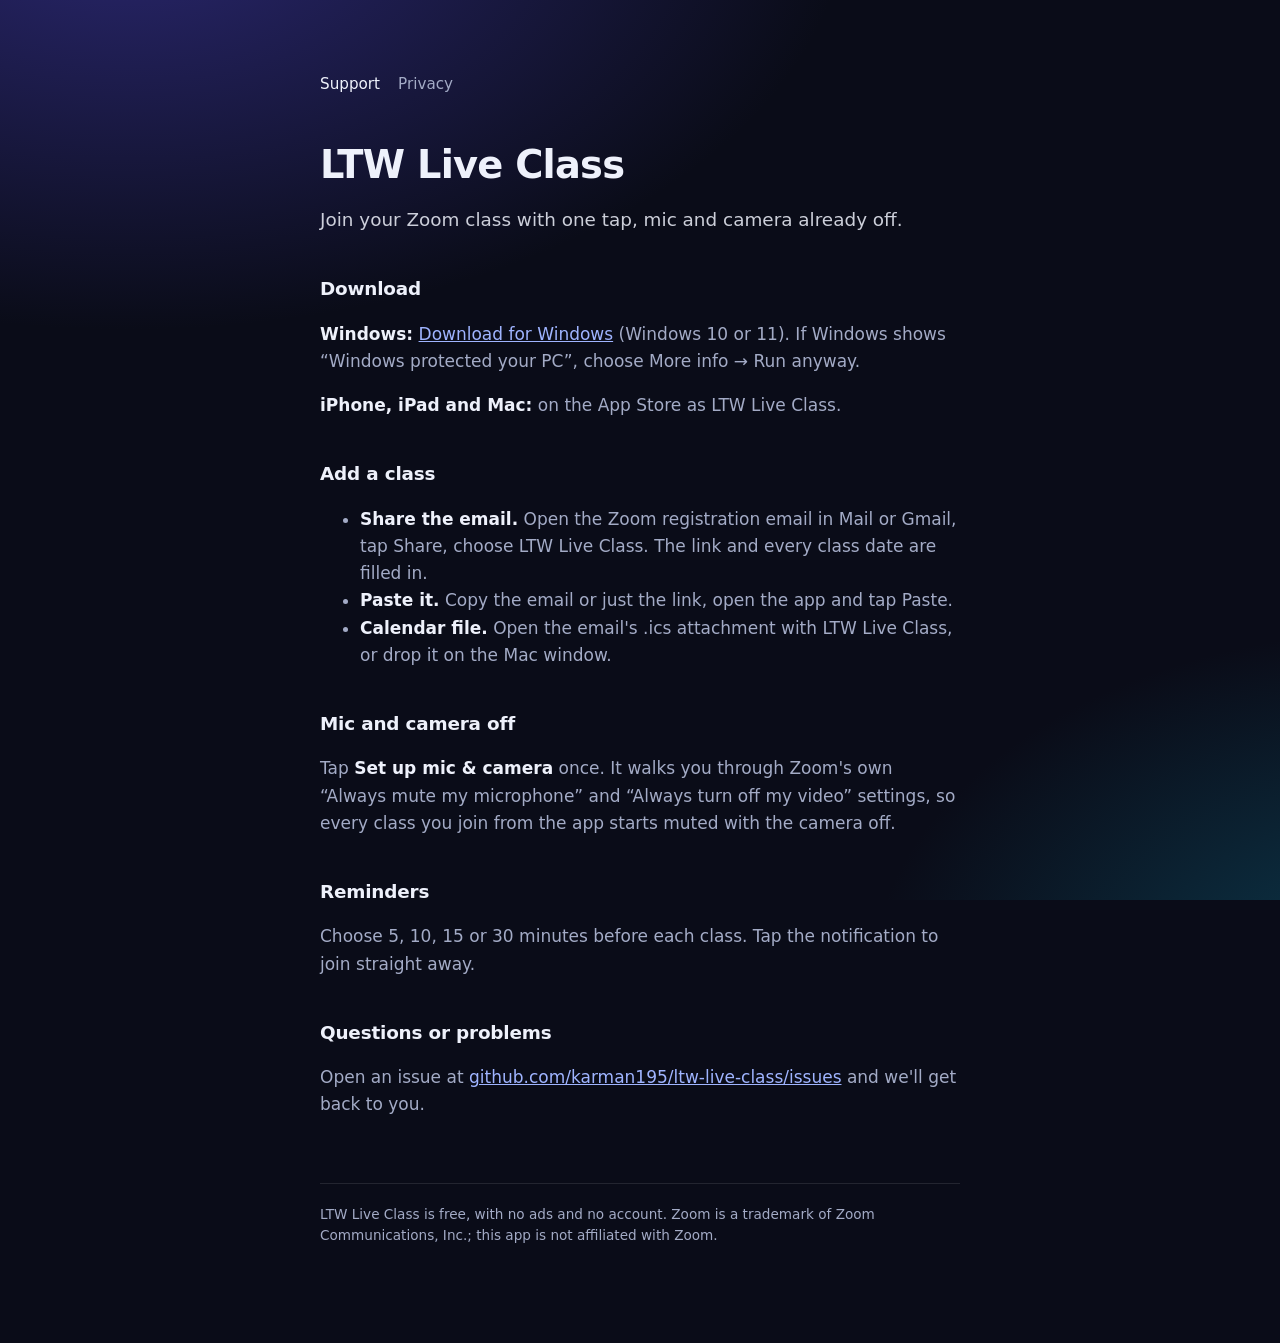
<file: index.html>
<!doctype html><html lang="en"><head><meta charset="utf-8"><meta name="viewport" content="width=device-width,initial-scale=1">
<title>LTW Live Class — Support</title><link rel="stylesheet" href="style.css"></head><body><main>
<nav><a href="./" aria-current="page">Support</a><a href="privacy.html">Privacy</a></nav>
<h1>LTW Live Class</h1>
<p class="lede">Join your Zoom class with one tap, mic and camera already off.</p>

<h2>Download</h2>
<p><strong>Windows:</strong> <a href="https://github.com/karman195/ltw-live-class/releases/latest/download/LTW-Live-Class-Setup.exe">Download for Windows</a> (Windows 10 or 11). If Windows shows “Windows protected your PC”, choose More info → Run anyway.</p>
<p><strong>iPhone, iPad and Mac:</strong> on the App Store as LTW Live Class.</p>

<h2>Add a class</h2>
<ul>
<li><strong>Share the email.</strong> Open the Zoom registration email in Mail or Gmail, tap Share, choose LTW Live Class. The link and every class date are filled in.</li>
<li><strong>Paste it.</strong> Copy the email or just the link, open the app and tap Paste.</li>
<li><strong>Calendar file.</strong> Open the email's .ics attachment with LTW Live Class, or drop it on the Mac window.</li>
</ul>

<h2>Mic and camera off</h2>
<p>Tap <strong>Set up mic &amp; camera</strong> once. It walks you through Zoom's own “Always mute my microphone” and “Always turn off my video” settings, so every class you join from the app starts muted with the camera off.</p>

<h2>Reminders</h2>
<p>Choose 5, 10, 15 or 30 minutes before each class. Tap the notification to join straight away.</p>

<h2>Questions or problems</h2>
<p>Open an issue at <a href="https://github.com/karman195/ltw-live-class/issues">github.com/karman195/ltw-live-class/issues</a> and we'll get back to you.</p>

<footer>LTW Live Class is free, with no ads and no account. Zoom is a trademark of Zoom Communications, Inc.; this app is not affiliated with Zoom.</footer>
</main></body></html>
</file>
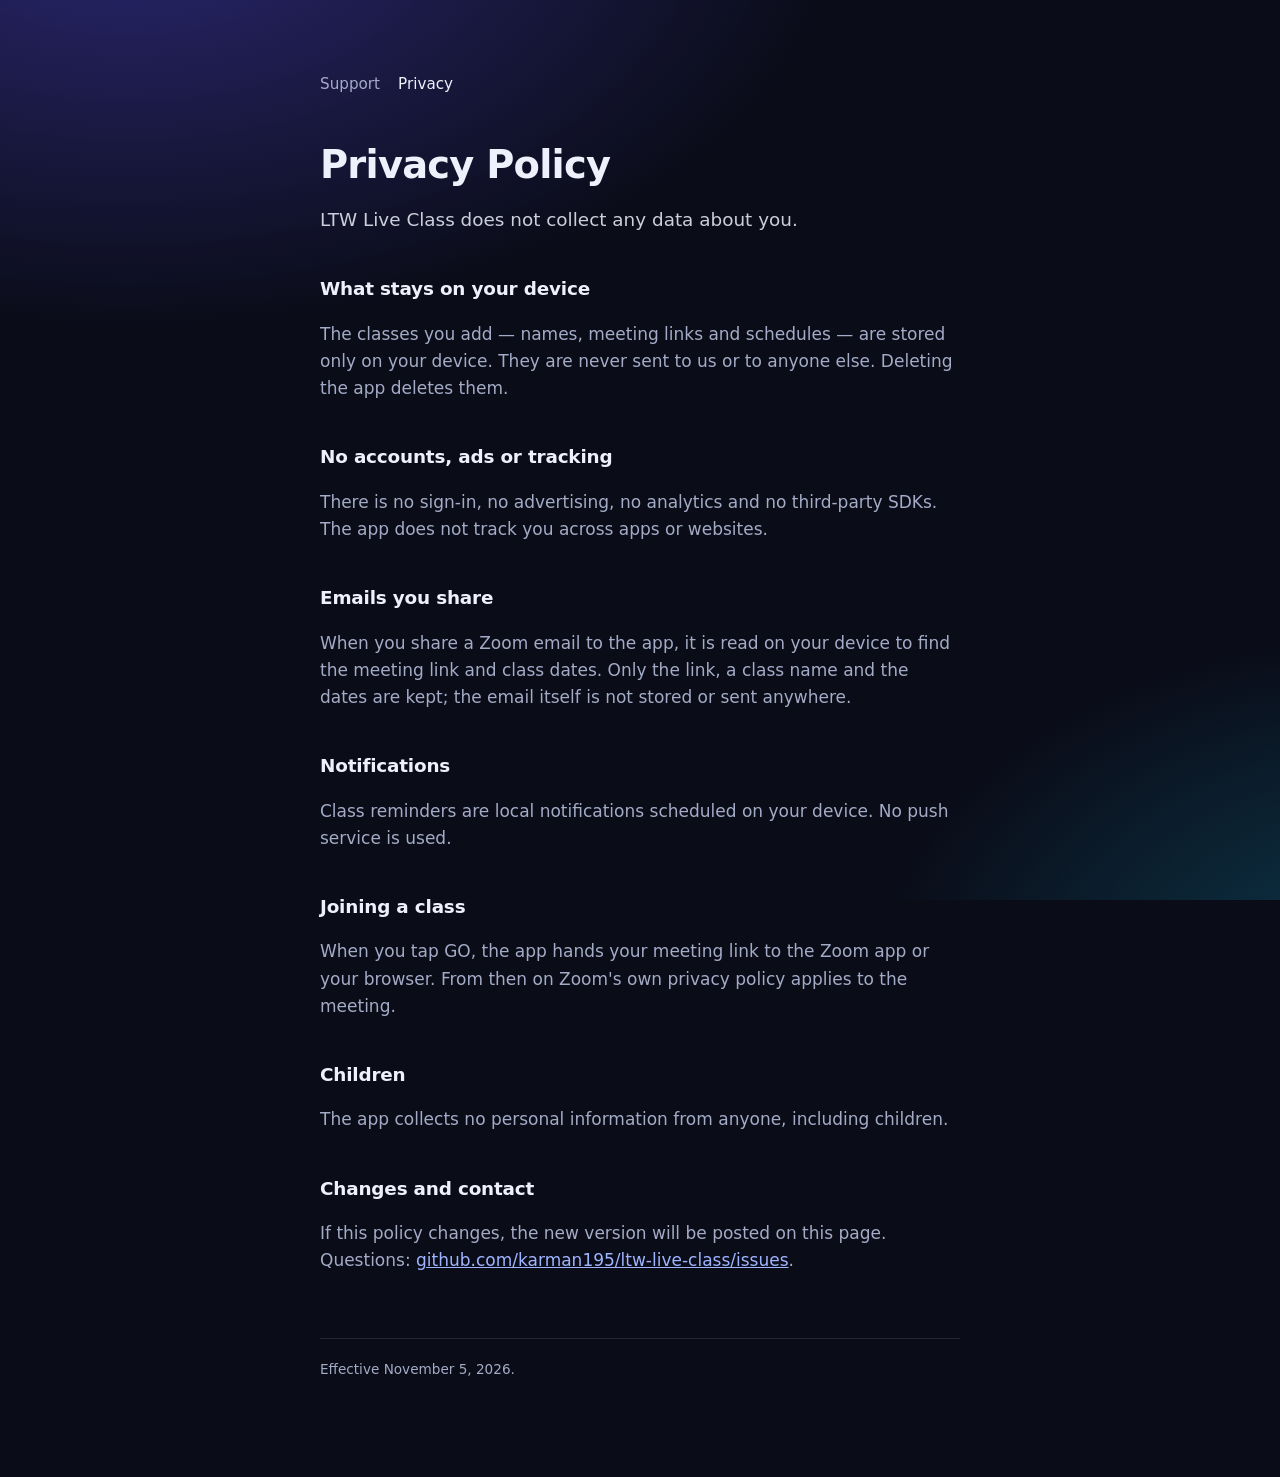
<file: privacy.html>
<!doctype html><html lang="en"><head><meta charset="utf-8"><meta name="viewport" content="width=device-width,initial-scale=1">
<title>LTW Live Class — Privacy</title><link rel="stylesheet" href="style.css"></head><body><main>
<nav><a href="./">Support</a><a href="privacy.html" aria-current="page">Privacy</a></nav>
<h1>Privacy Policy</h1>
<p class="lede">LTW Live Class does not collect any data about you.</p>

<h2>What stays on your device</h2>
<p>The classes you add — names, meeting links and schedules — are stored only on your device. They are never sent to us or to anyone else. Deleting the app deletes them.</p>

<h2>No accounts, ads or tracking</h2>
<p>There is no sign-in, no advertising, no analytics and no third-party SDKs. The app does not track you across apps or websites.</p>

<h2>Emails you share</h2>
<p>When you share a Zoom email to the app, it is read on your device to find the meeting link and class dates. Only the link, a class name and the dates are kept; the email itself is not stored or sent anywhere.</p>

<h2>Notifications</h2>
<p>Class reminders are local notifications scheduled on your device. No push service is used.</p>

<h2>Joining a class</h2>
<p>When you tap GO, the app hands your meeting link to the Zoom app or your browser. From then on Zoom's own privacy policy applies to the meeting.</p>

<h2>Children</h2>
<p>The app collects no personal information from anyone, including children.</p>

<h2>Changes and contact</h2>
<p>If this policy changes, the new version will be posted on this page. Questions: <a href="https://github.com/karman195/ltw-live-class/issues">github.com/karman195/ltw-live-class/issues</a>.</p>

<footer>Effective November 5, 2026.</footer>
</main></body></html>
</file>
<file: style.css>
:root{--bg:#0a0c18;--fg:#eef1fb;--mute:#a3abc6;--line:rgba(255,255,255,.1);--accent:#9fb4ff}
*{box-sizing:border-box}
body{margin:0;background:radial-gradient(1200px 700px at 10% -10%,#2a2770 0%,transparent 60%),radial-gradient(900px 600px at 110% 110%,#0c3a4e 0%,transparent 60%),var(--bg);background-attachment:fixed;color:var(--fg);font:17px/1.6 -apple-system,BlinkMacSystemFont,"SF Pro Text",system-ui,sans-serif;-webkit-font-smoothing:antialiased}
main{max-width:680px;margin:0 auto;padding:72px 20px 96px}
h1{font:700 2.4rem/1.1 -apple-system,"SF Pro Display",system-ui,sans-serif;letter-spacing:-.02em;margin:0 0 8px}
h2{font-size:1.15rem;margin:40px 0 8px;letter-spacing:-.01em}
p,li{color:var(--mute)} strong{color:var(--fg)}
a{color:var(--accent)}
nav{display:flex;gap:18px;margin-bottom:48px;font-size:.95rem}
nav a{color:var(--mute);text-decoration:none} nav a[aria-current]{color:var(--fg)}
.lede{font-size:1.15rem;color:var(--fg);opacity:.85}
footer{margin-top:64px;padding-top:20px;border-top:1px solid var(--line);font-size:.85rem;color:var(--mute)}
</file>
